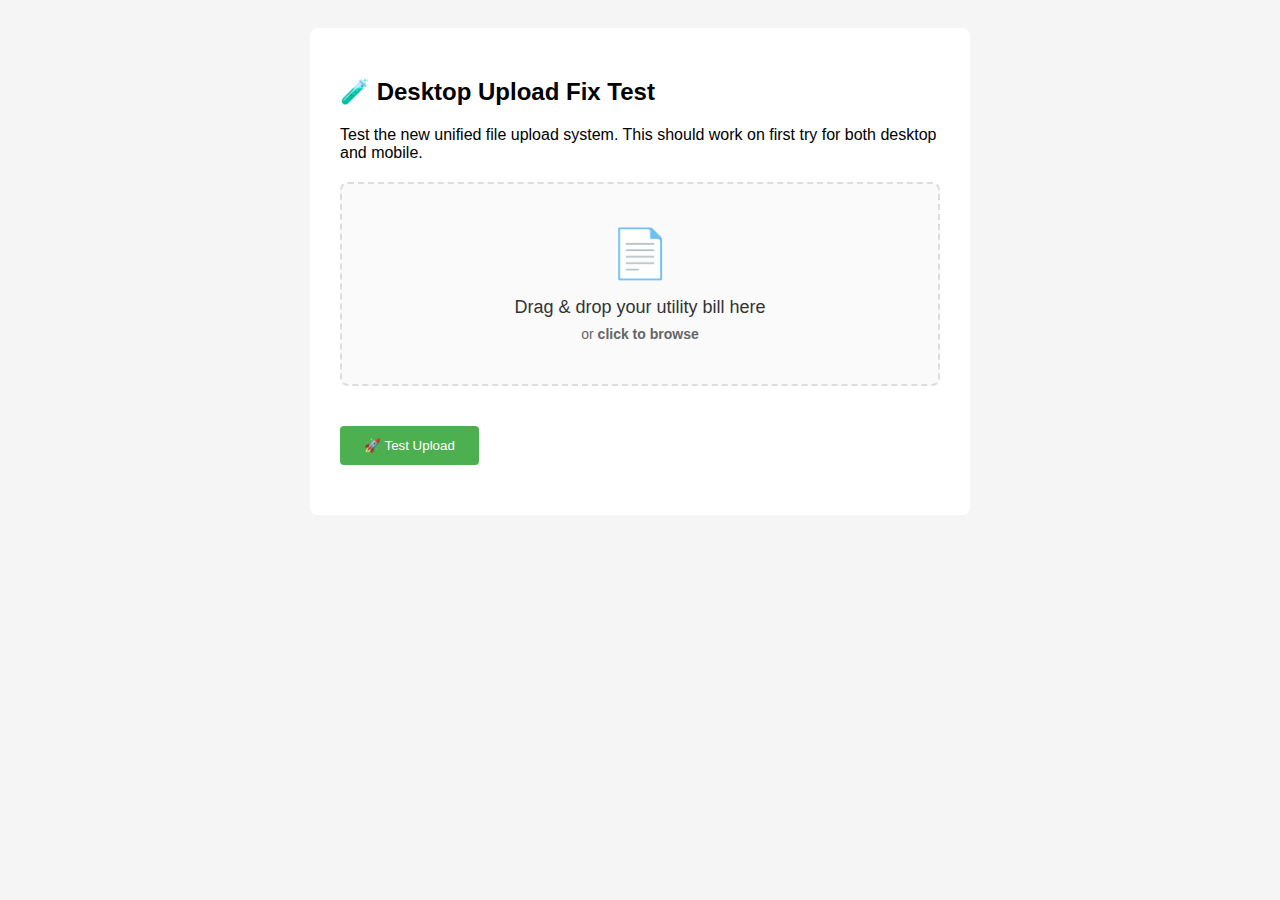
<file: test_upload_fix.html>
<!DOCTYPE html>
<html lang="en">
<head>
    <meta charset="UTF-8">
    <meta name="viewport" content="width=device-width, initial-scale=1.0">
    <title>Desktop Upload Fix Test</title>
    <style>
        body { font-family: Arial; padding: 20px; background: #f5f5f5; }
        .container { max-width: 600px; margin: 0 auto; background: white; padding: 30px; border-radius: 8px; }
        
        /* Universal file upload styling */
        .upload-container {
            position: relative;
            margin: 20px 0;
        }

        .upload-area {
            display: flex;
            flex-direction: column;
            align-items: center;
            justify-content: center;
            text-align: center;
            padding: 30px 20px;
            border: 2px dashed #ddd;
            border-radius: 8px;
            transition: all 0.3s ease;
            background: #fafafa;
            cursor: pointer;
            position: relative;
            min-height: 80px;
            -webkit-tap-highlight-color: transparent;
        }

        .upload-area:hover {
            border-color: #4CAF50;
            background: #f0f8f0;
        }

        .upload-area:active {
            border-color: #4CAF50;
            background: #e8f5e8;
            transform: scale(0.98);
        }

        .upload-area.dragover {
            border-color: #4CAF50;
            background: #e8f5e8;
            border-style: solid;
        }

        .upload-icon {
            font-size: 48px;
            margin-bottom: 15px;
            color: #666;
        }

        .upload-text {
            font-size: 18px;
            color: #333;
            margin-bottom: 8px;
        }

        .upload-subtext {
            color: #666;
            font-size: 14px;
        }

        .file-input-hidden {
            position: absolute;
            top: 0;
            left: 0;
            width: 100%;
            height: 100%;
            opacity: 0;
            cursor: pointer;
            z-index: 1;
        }

        /* Responsive text display - Mobile first */
        .desktop-text,
        .desktop-subtext {
            display: none;
        }

        .mobile-text,
        .mobile-subtext {
            display: block;
        }

        /* Desktop responsive behavior */
        @media (min-width: 768px) {
            .upload-area {
                padding: 40px;
                min-height: 120px;
            }
            
            /* Show desktop text, hide mobile text */
            .mobile-text,
            .mobile-subtext {
                display: none;
            }
            
            .desktop-text,
            .desktop-subtext {
                display: block;
            }
        }

        /* Mobile-specific improvements */
        @media (max-width: 767px) {
            .upload-area {
                padding: 25px 15px;
                min-height: 60px;
            }
            
            .upload-icon {
                font-size: 36px;
                margin-bottom: 10px;
            }
            
            .upload-text {
                font-size: 16px;
                margin-bottom: 6px;
            }
            
            .upload-subtext {
                font-size: 13px;
            }
        }

        .file-info {
            margin-top: 10px;
            padding: 10px;
            background: #e8f5e8;
            border-radius: 4px;
            font-size: 14px;
        }

        .test-btn {
            background: #4CAF50;
            color: white;
            padding: 12px 24px;
            border: none;
            border-radius: 4px;
            cursor: pointer;
            margin-top: 20px;
        }
    </style>
</head>
<body>
    <div class="container">
        <h2>🧪 Desktop Upload Fix Test</h2>
        <p>Test the new unified file upload system. This should work on first try for both desktop and mobile.</p>
        
        <form id="testForm">
            <div class="upload-container">
                <input type="file" id="utility_bill" name="utility_bill" accept="image/*,.pdf,.jpg,.jpeg,.png" required class="file-input-hidden">
                <div class="upload-area" id="uploadArea">
                    <div class="upload-icon">📄</div>
                    <div class="upload-text mobile-text">Choose File</div>
                    <div class="upload-text desktop-text">Drag & drop your utility bill here</div>
                    <div class="upload-subtext mobile-subtext">Tap to select from camera or photos</div>
                    <div class="upload-subtext desktop-subtext">or <strong>click to browse</strong></div>
                </div>
            </div>
            
            <div id="fileInfo" class="file-info" style="display: none;"></div>
            
            <button type="button" class="test-btn" onclick="testUpload()">🚀 Test Upload</button>
        </form>
        
        <div id="results" style="margin-top: 20px;"></div>
    </div>

    <script>
        const uploadArea = document.getElementById('uploadArea');
        const fileInput = document.getElementById('utility_bill');
        const fileInfo = document.getElementById('fileInfo');

        // Single file input handler
        if (fileInput) {
            fileInput.addEventListener('change', function(e) {
                console.log('File input changed:', e.target.files);
                if (e.target.files.length > 0) {
                    updateFileInfo(e.target.files[0]);
                }
            });
        }
        
        // Upload area click and drag/drop functionality
        if (uploadArea && fileInput) {
            // Click to upload
            uploadArea.addEventListener('click', function() {
                console.log('Upload area clicked, triggering file input...');
                fileInput.click();
            });
            
            // Prevent default drag behaviors
            ['dragenter', 'dragover', 'dragleave', 'drop'].forEach(eventName => {
                uploadArea.addEventListener(eventName, preventDefaults, false);
                document.body.addEventListener(eventName, preventDefaults, false);
            });
            
            // Highlight drop area when item is dragged over it
            ['dragenter', 'dragover'].forEach(eventName => {
                uploadArea.addEventListener(eventName, highlight, false);
            });
            
            ['dragleave', 'drop'].forEach(eventName => {
                uploadArea.addEventListener(eventName, unhighlight, false);
            });
            
            // Handle dropped files
            uploadArea.addEventListener('drop', handleDrop, false);
        }
        
        function preventDefaults(e) {
            e.preventDefault();
            e.stopPropagation();
        }
        
        function highlight(e) {
            uploadArea.classList.add('dragover');
        }
        
        function unhighlight(e) {
            uploadArea.classList.remove('dragover');
        }
        
        function handleDrop(e) {
            const dt = e.dataTransfer;
            const files = dt.files;
            
            if (files.length > 0) {
                console.log('Files dropped:', files);
                // Set files on the single input
                fileInput.files = files;
                updateFileInfo(files[0]);
            }
        }
        
        function updateFileInfo(file) {
            const maxSize = 16 * 1024 * 1024; // 16MB
            const allowedTypes = ['pdf', 'jpg', 'jpeg', 'png'];
            const fileExt = file.name.split('.').pop().toLowerCase();
            
            console.log('Updating file info for:', file.name, 'Type:', file.type, 'Size:', file.size);
            
            if (file.size > maxSize) {
                fileInfo.innerHTML = '<span style="color: #d9534f;">❌ File too large (max 16MB)</span>';
                fileInfo.style.display = 'block';
                return false;
            }
            
            if (!allowedTypes.includes(fileExt)) {
                fileInfo.innerHTML = '<span style="color: #d9534f;">❌ Invalid file type (PDF, JPG, PNG only)</span>';
                fileInfo.style.display = 'block';
                return false;
            }
            
            fileInfo.innerHTML = `<span style="color: #5cb85c;">✅ Ready: ${file.name} (${(file.size/1024/1024).toFixed(1)}MB)</span>`;
            fileInfo.style.display = 'block';
            return true;
        }

        function testUpload() {
            const results = document.getElementById('results');
            
            if (fileInput.files.length === 0) {
                results.innerHTML = '<div style="background: #ffe8e8; padding: 15px; border-radius: 4px;"><strong>❌ Test Failed:</strong> No file selected</div>';
                return;
            }
            
            const file = fileInput.files[0];
            results.innerHTML = `
                <div style="background: #e8f5e8; padding: 15px; border-radius: 4px;">
                    <h3>✅ Test Successful!</h3>
                    <p><strong>File Name:</strong> ${file.name}</p>
                    <p><strong>File Size:</strong> ${(file.size/1024/1024).toFixed(1)}MB</p>
                    <p><strong>File Type:</strong> ${file.type}</p>
                    <p><strong>Input Name:</strong> utility_bill</p>
                    <p><strong>Status:</strong> File upload should work on first try! 🎉</p>
                </div>
            `;
        }
    </script>
</body>
</html>
</file>
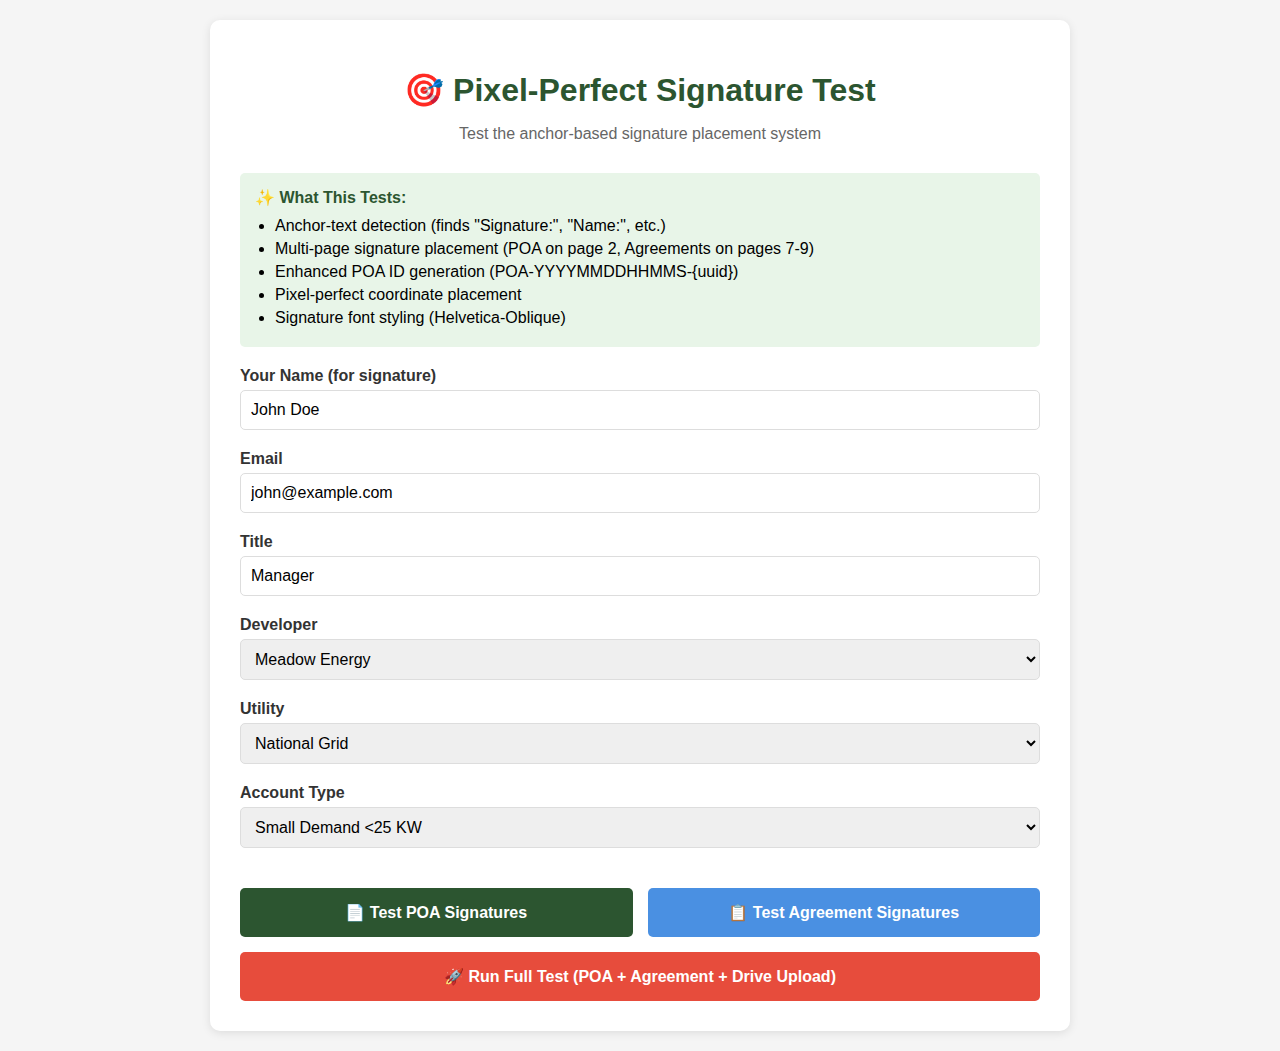
<file: templates/test_pixel_perfect.html>
<!DOCTYPE html>
<html lang="en">
<head>
    <meta charset="UTF-8">
    <meta name="viewport" content="width=device-width, initial-scale=1.0">
    <title>Pixel-Perfect Signature Test</title>
    <style>
        body {
            font-family: -apple-system, BlinkMacSystemFont, 'Segoe UI', Roboto, Oxygen, Ubuntu, Cantarell, sans-serif;
            background-color: #f5f5f5;
            margin: 0;
            padding: 20px;
        }
        .container {
            max-width: 800px;
            margin: 0 auto;
            background: white;
            border-radius: 10px;
            box-shadow: 0 2px 10px rgba(0,0,0,0.1);
            padding: 30px;
        }
        h1 {
            color: #2c5530;
            text-align: center;
            margin-bottom: 10px;
        }
        .subtitle {
            text-align: center;
            color: #666;
            margin-bottom: 30px;
        }
        .test-form {
            display: grid;
            gap: 20px;
        }
        .form-group {
            display: flex;
            flex-direction: column;
            gap: 5px;
        }
        label {
            font-weight: 600;
            color: #333;
        }
        input, select {
            padding: 10px;
            border: 1px solid #ddd;
            border-radius: 5px;
            font-size: 16px;
        }
        .test-buttons {
            display: grid;
            grid-template-columns: 1fr 1fr;
            gap: 15px;
            margin-top: 20px;
        }
        .test-btn {
            padding: 15px;
            border: none;
            border-radius: 5px;
            font-size: 16px;
            font-weight: 600;
            cursor: pointer;
            transition: all 0.3s ease;
        }
        .poa-btn {
            background: #2c5530;
            color: white;
        }
        .poa-btn:hover {
            background: #1e3a20;
        }
        .agreement-btn {
            background: #4a90e2;
            color: white;
        }
        .agreement-btn:hover {
            background: #357abd;
        }
        .full-test-btn {
            grid-column: 1 / -1;
            background: #e74c3c;
            color: white;
        }
        .full-test-btn:hover {
            background: #c0392b;
        }
        .results {
            margin-top: 30px;
            padding: 20px;
            background: #f9f9f9;
            border-radius: 5px;
            display: none;
        }
        .results h3 {
            color: #2c5530;
            margin-top: 0;
        }
        .result-item {
            margin: 10px 0;
            padding: 10px;
            background: white;
            border-radius: 3px;
            border-left: 4px solid #2c5530;
        }
        .success {
            border-left-color: #27ae60;
        }
        .error {
            border-left-color: #e74c3c;
        }
        .loading {
            text-align: center;
            color: #666;
            font-style: italic;
        }
        .feature-info {
            background: #e8f5e8;
            padding: 15px;
            border-radius: 5px;
            margin-bottom: 20px;
        }
        .feature-info h4 {
            color: #2c5530;
            margin: 0 0 10px 0;
        }
        .feature-info ul {
            margin: 0;
            padding-left: 20px;
        }
        .feature-info li {
            margin: 5px 0;
        }
    </style>
</head>
<body>
    <div class="container">
        <h1>🎯 Pixel-Perfect Signature Test</h1>
        <p class="subtitle">Test the anchor-based signature placement system</p>
        
        <div class="feature-info">
            <h4>✨ What This Tests:</h4>
            <ul>
                <li>Anchor-text detection (finds "Signature:", "Name:", etc.)</li>
                <li>Multi-page signature placement (POA on page 2, Agreements on pages 7-9)</li>
                <li>Enhanced POA ID generation (POA-YYYYMMDDHHMMS-{uuid})</li>
                <li>Pixel-perfect coordinate placement</li>
                <li>Signature font styling (Helvetica-Oblique)</li>
            </ul>
        </div>
        
        <form class="test-form" id="testForm">
            <div class="form-group">
                <label for="contact_name">Your Name (for signature)</label>
                <input type="text" id="contact_name" name="contact_name" value="John Doe" required>
            </div>
            
            <div class="form-group">
                <label for="email">Email</label>
                <input type="email" id="email" name="email" value="john@example.com" required>
            </div>
            
            <div class="form-group">
                <label for="title">Title</label>
                <input type="text" id="title" name="title" value="Manager">
            </div>
            
            <div class="form-group">
                <label for="developer">Developer</label>
                <select id="developer" name="developer">
                    <option value="Meadow Energy">Meadow Energy</option>
                    <option value="Solar Simplified">Solar Simplified</option>
                </select>
            </div>
            
            <div class="form-group">
                <label for="utility">Utility</label>
                <select id="utility" name="utility">
                    <option value="National Grid">National Grid</option>
                    <option value="NYSEG">NYSEG</option>
                    <option value="RG&E">RG&E</option>
                    <option value="ConEd">ConEd</option>
                </select>
            </div>
            
            <div class="form-group">
                <label for="account_type">Account Type</label>
                <select id="account_type" name="account_type">
                    <option value="Small Demand <25 KW">Small Demand <25 KW</option>
                    <option value="Large Demand >25 KW">Large Demand >25 KW</option>
                    <option value="Mass Market [Residential]">Mass Market [Residential]</option>
                </select>
            </div>
            
            <div class="test-buttons">
                <button type="button" class="test-btn poa-btn" onclick="testPOA()">
                    📄 Test POA Signatures
                </button>
                <button type="button" class="test-btn agreement-btn" onclick="testAgreement()">
                    📋 Test Agreement Signatures
                </button>
                <button type="button" class="test-btn full-test-btn" onclick="testFull()">
                    🚀 Run Full Test (POA + Agreement + Drive Upload)
                </button>
            </div>
        </form>
        
        <div class="results" id="results">
            <h3>Test Results</h3>
            <div id="resultContent"></div>
        </div>
    </div>
    
    <script>
        function showResults(content) {
            document.getElementById('results').style.display = 'block';
            document.getElementById('resultContent').innerHTML = content;
        }
        
        function testPOA() {
            const formData = new FormData(document.getElementById('testForm'));
            showResults('<div class="loading">Testing POA signature placement...</div>');
            
            fetch('/test-pixel-perfect-poa', {
                method: 'POST',
                body: formData
            })
            .then(response => response.json())
            .then(data => {
                let html = '';
                if (data.success) {
                    html += '<div class="result-item success">';
                    html += '<strong>✅ POA Test Successful!</strong><br>';
                    html += `POA ID: ${data.poa_id}<br>`;
                    html += `File Size: ${data.file_size} bytes<br>`;
                    html += `Signatures placed on: Page ${data.signature_page}<br>`;
                    if (data.download_link) {
                        html += `<a href="${data.download_link}" target="_blank">📥 Download Test PDF</a>`;
                    }
                    html += '</div>';
                } else {
                    html += '<div class="result-item error">';
                    html += '<strong>❌ POA Test Failed</strong><br>';
                    html += data.error || 'Unknown error';
                    html += '</div>';
                }
                showResults(html);
            })
            .catch(error => {
                showResults(`<div class="result-item error">❌ Error: ${error}</div>`);
            });
        }
        
        function testAgreement() {
            const formData = new FormData(document.getElementById('testForm'));
            showResults('<div class="loading">Testing Agreement signature placement...</div>');
            
            fetch('/test-pixel-perfect-agreement', {
                method: 'POST',
                body: formData
            })
            .then(response => response.json())
            .then(data => {
                let html = '';
                if (data.success) {
                    html += '<div class="result-item success">';
                    html += '<strong>✅ Agreement Test Successful!</strong><br>';
                    html += `Template: ${data.template_used}<br>`;
                    html += `File Size: ${data.file_size} bytes<br>`;
                    html += `Signatures placed on: Page ${data.signature_page}<br>`;
                    if (data.download_link) {
                        html += `<a href="${data.download_link}" target="_blank">📥 Download Test PDF</a>`;
                    }
                    html += '</div>';
                } else {
                    html += '<div class="result-item error">';
                    html += '<strong>❌ Agreement Test Failed</strong><br>';
                    html += data.error || 'Unknown error';
                    html += '</div>';
                }
                showResults(html);
            })
            .catch(error => {
                showResults(`<div class="result-item error">❌ Error: ${error}</div>`);
            });
        }
        
        function testFull() {
            const formData = new FormData(document.getElementById('testForm'));
            showResults('<div class="loading">Running full end-to-end test...</div>');
            
            fetch('/test-pixel-perfect-full', {
                method: 'POST',
                body: formData
            })
            .then(response => response.json())
            .then(data => {
                let html = '';
                if (data.success) {
                    html += '<div class="result-item success">';
                    html += '<strong>✅ Full Test Successful!</strong><br>';
                    html += `POA ID: ${data.poa_id}<br>`;
                    html += `Google Drive Folder: <a href="${data.drive_folder}" target="_blank">📁 View Folder</a><br>`;
                    html += `POA Document: <a href="${data.poa_link}" target="_blank">📄 View POA</a><br>`;
                    html += `Agreement: <a href="${data.agreement_link}" target="_blank">📋 View Agreement</a><br>`;
                    html += `Agent Lookup: ${data.agent_info}<br>`;
                    html += '</div>';
                } else {
                    html += '<div class="result-item error">';
                    html += '<strong>❌ Full Test Failed</strong><br>';
                    html += data.error || 'Unknown error';
                    html += '</div>';
                }
                showResults(html);
            })
            .catch(error => {
                showResults(`<div class="result-item error">❌ Error: ${error}</div>`);
            });
        }
    </script>
</body>
</html>
</file>
